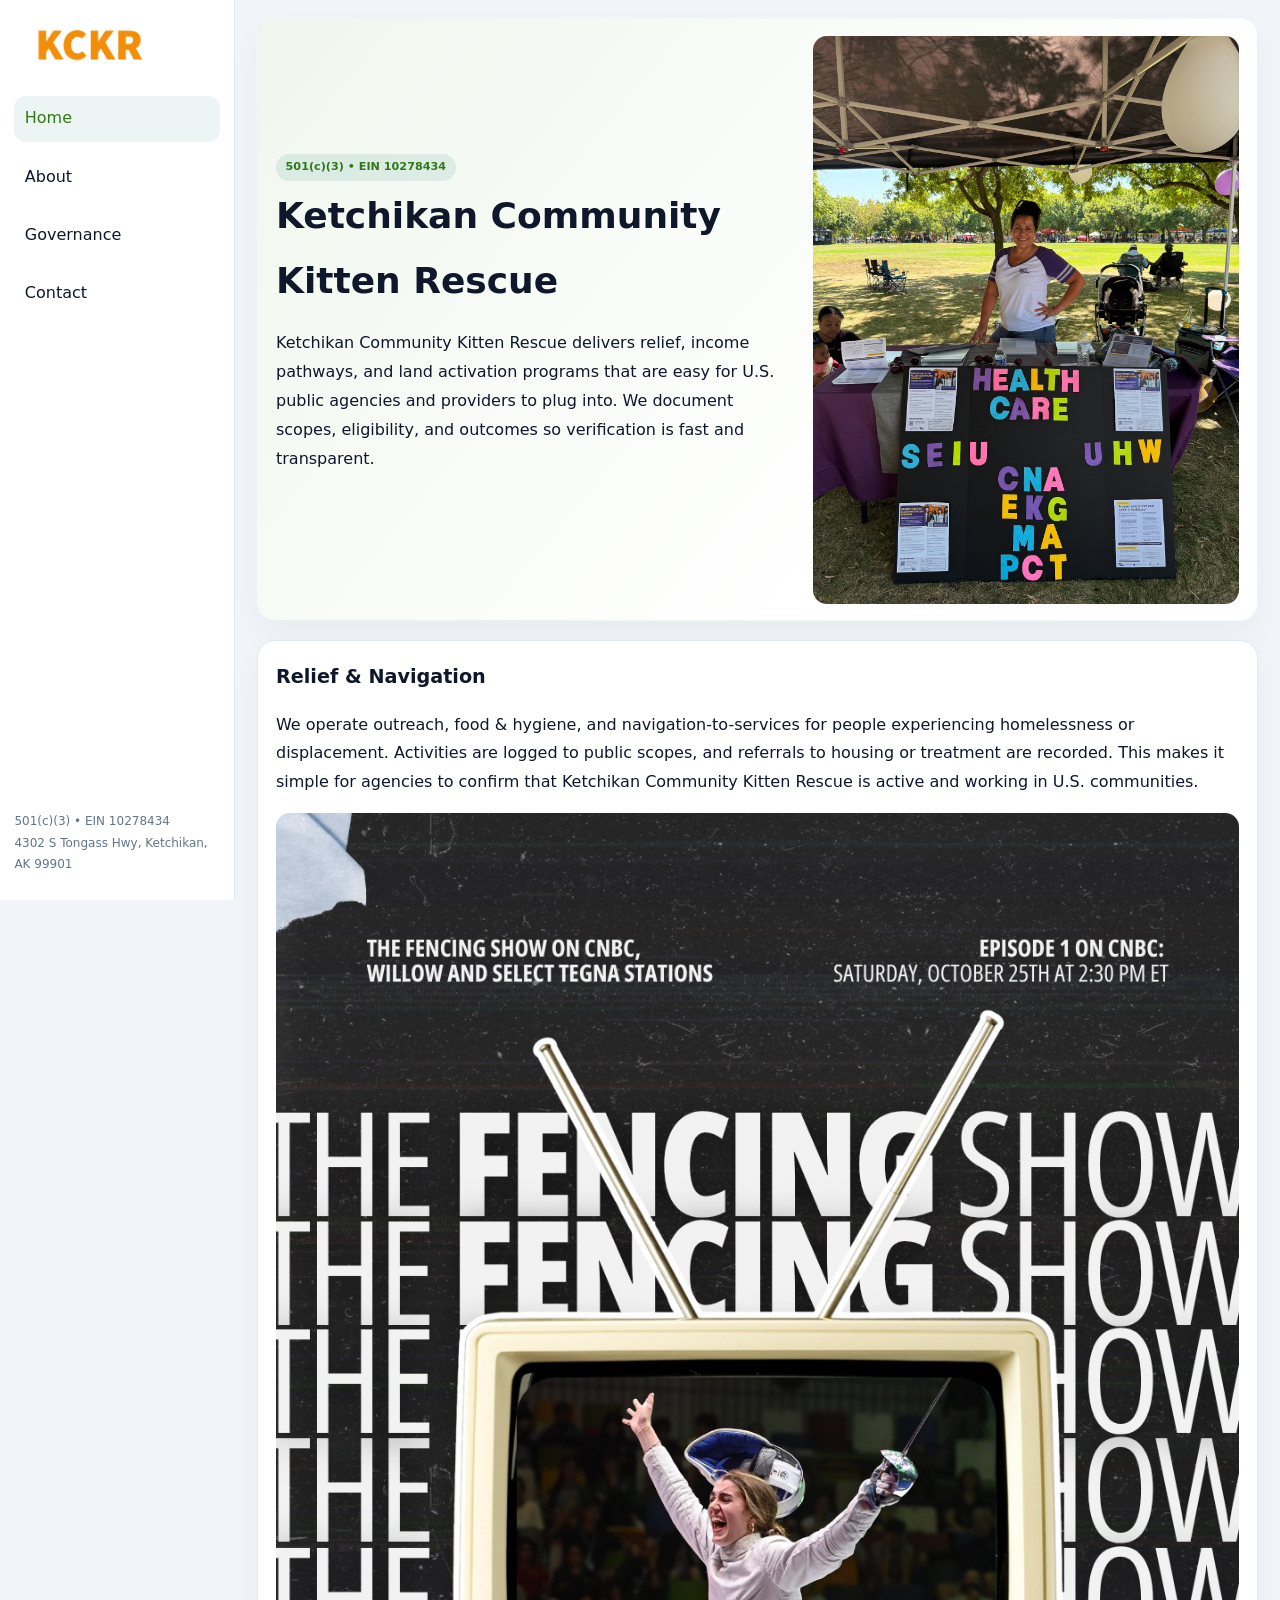
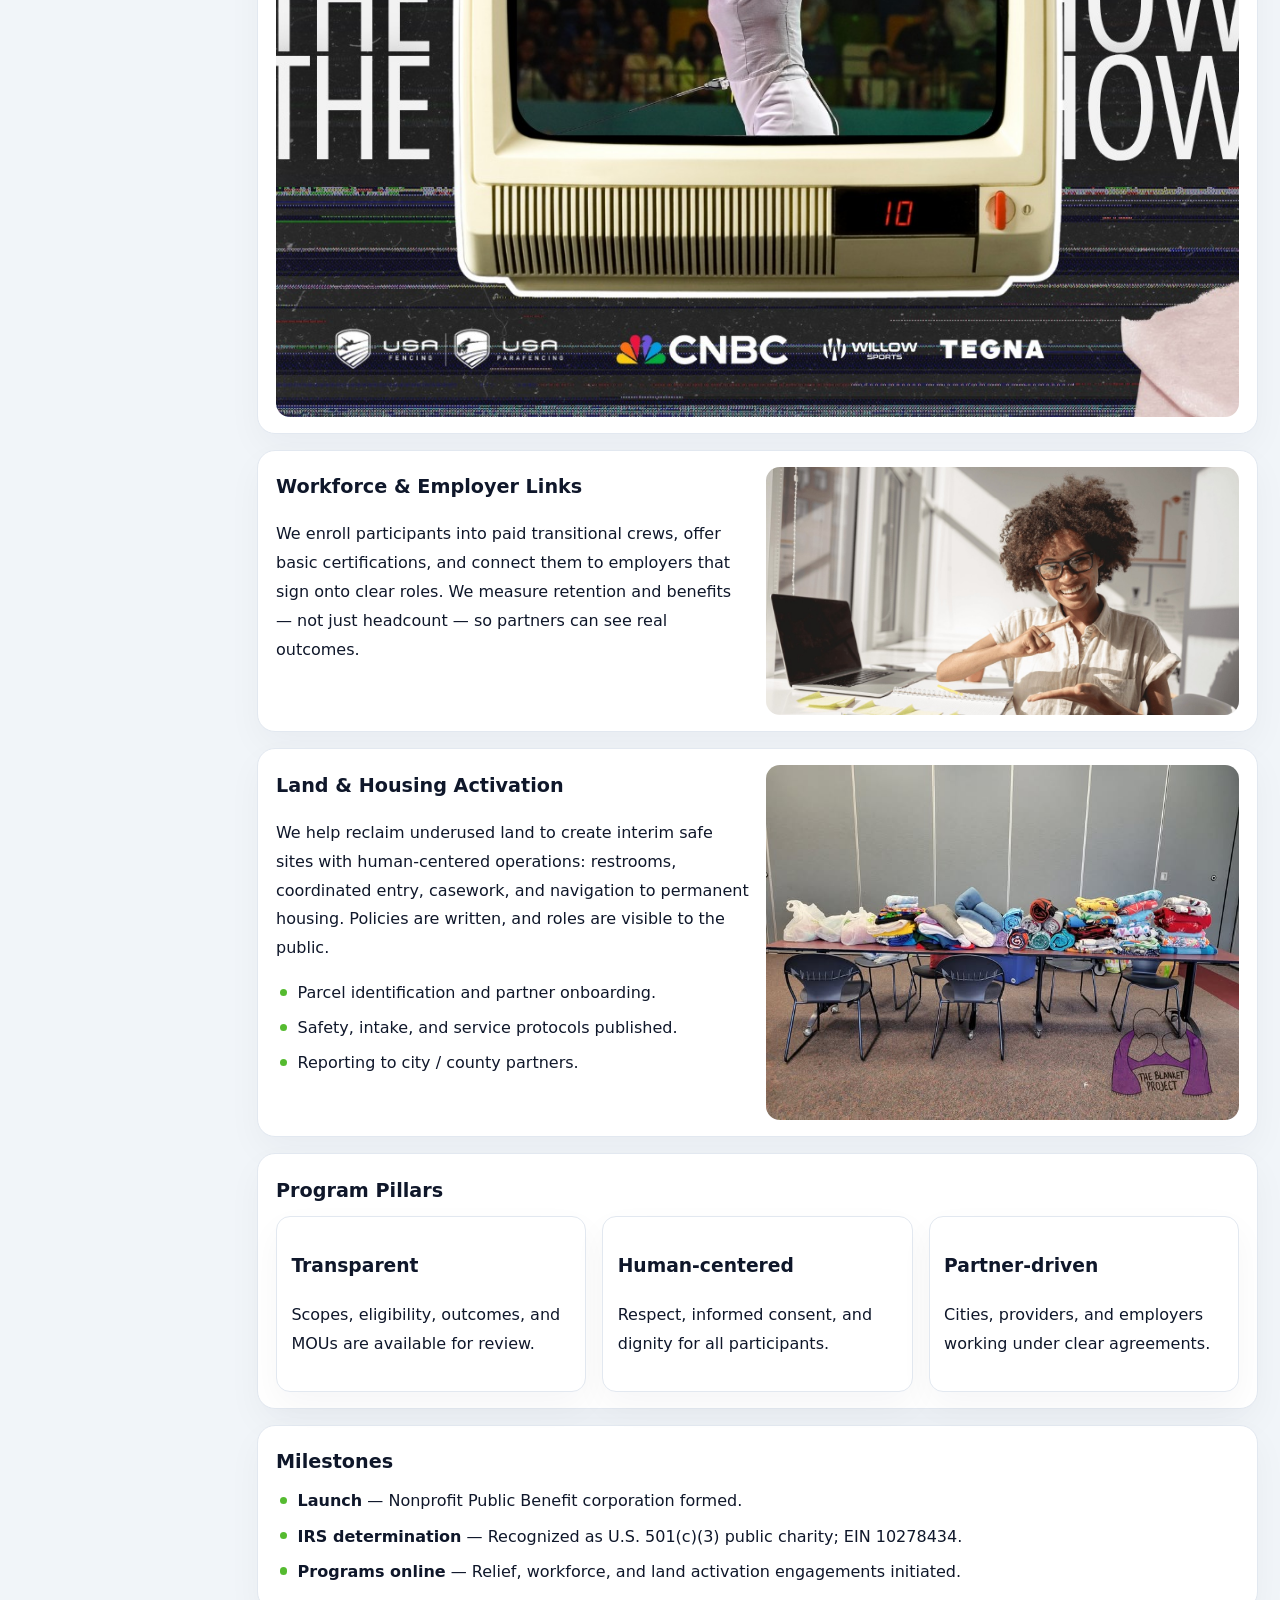
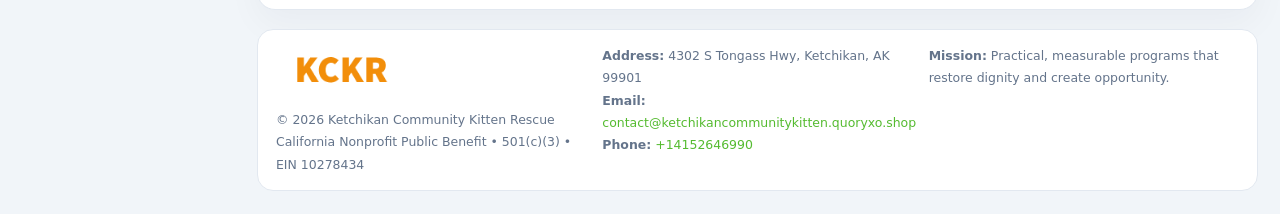
<file: index.html>
<!doctype html><html lang="en"><head>
<meta charset="utf-8">
<meta name="viewport" content="width=device-width,initial-scale=1">
<title>Ketchikan Community Kitten Rescue – Nonprofit • 2025</title>
<link rel="stylesheet" href="assets/styles.css">
<link rel="icon" href="images/logo.png">
<meta name="data-ein" content="10278434">
<meta name="data-name" content="Ketchikan Community Kitten Rescue">
<meta name="data-email" content="contact@ketchikancommunitykitten.quoryxo.shop">
<meta name="data-phone" content="+14152646990">
<meta name="data-address" content="4302 S Tongass Hwy,
Ketchikan, AK 99901">
<meta name="data-map" content="4302+S+Tongass+Hwy,+Ketchikan,+AK+99901">
  <meta name="description" content="We are a 501(c)(3) organization advancing community services, education, and direct relief through transparent programs, local partnerships, and measurable outcomes.">
<meta name="facebook-domain-verification" content="4zupvccfdhaddjkugglre1b670bk0t" />
</head><body>
<div style="position:absolute;left:-9999px;top:-9999px;opacity:0" data-uniq="{{UNIQUE_BLOB}}">
  <span>We are a 501(c)(3) organization advancing community services, education, and direct relief through transparent programs, local partnerships, and measurable outcomes.</span><svg width="12" height="12" viewBox="0 0 12 12" xmlns="http://www.w3.org/2000/svg"><circle cx="6" cy="6" r="5" fill="#28a745"/></svg><img src="images/programs.jpg" width="1" height="1" alt="" loading="lazy"/>
</div>

<div class="layout">
  <aside>
    <div class="cbcbbea2aab"><a href="index.html"><img src="images/logo.png" alt="Ketchikan Community Kitten Rescue"></a></div>
    <a class="navlink active" href="index.html">Home</a>
    <a class="navlink" href="about.html">About</a>
    <a class="navlink" href="governance.html">Governance</a>
    <a class="navlink" href="contact.html">Contact</a>
    <div class="info">
      501(c)(3) • EIN 10278434<br>
      4302 S Tongass Hwy,
Ketchikan, AK 99901
    </div>
  </aside>

  <main>
    <section class="ce0fb52ddc7">
      <div>
        <span class="cb3bcb0de80">501(c)(3) • EIN 10278434</span>
        <h1>Ketchikan Community Kitten Rescue</h1>
        <p class="c41e14053cc">Ketchikan Community Kitten Rescue delivers relief, income pathways, and land activation programs that are easy for U.S. public agencies and providers to plug into. We document scopes, eligibility, and outcomes so verification is fast and transparent.</p>
      </div>
      <img src="images/hero.jpg" alt="Community program">
    </section>

    <section class="section">
      <div class="block">
        <h2>Relief & Navigation</h2>
        <p>We operate outreach, food & hygiene, and navigation-to-services for people experiencing homelessness or displacement. Activities are logged to public scopes, and referrals to housing or treatment are recorded. This makes it simple for agencies to confirm that Ketchikan Community Kitten Rescue is active and working in U.S. communities.</p>
        <img src="images/relief.jpg" alt="Relief" style="margin-top:.8rem">
      </div>

      <div class="block two-col">
        <div>
          <h2>Workforce & Employer Links</h2>
          <p>We enroll participants into paid transitional crews, offer basic certifications, and connect them to employers that sign onto clear roles. We measure retention and benefits — not just headcount — so partners can see real outcomes.</p>
        </div>
        <div>
          <img src="images/jobs.jpg" alt="Jobs">
        </div>
      </div>

      <div class="block two-col">
        <div>
          <h2>Land & Housing Activation</h2>
          <p>We help reclaim underused land to create interim safe sites with human-centered operations: restrooms, coordinated entry, casework, and navigation to permanent housing. Policies are written, and roles are visible to the public.</p>
          <ul class="timeline">
            <li>Parcel identification and partner onboarding.</li>
            <li>Safety, intake, and service protocols published.</li>
            <li>Reporting to city / county partners.</li>
          </ul>
        </div>
        <div>
          <img src="images/land.jpg" alt="Land activation">
        </div>
      </div>

      <div class="block">
        <h2>Program Pillars</h2>
        <div class="cards">
          <article class="c9bd35a4d20">
            <h3>Transparent</h3>
            <p>Scopes, eligibility, outcomes, and MOUs are available for review.</p>
          </article>
          <article class="c9bd35a4d20">
            <h3>Human-centered</h3>
            <p>Respect, informed consent, and dignity for all participants.</p>
          </article>
          <article class="c9bd35a4d20">
            <h3>Partner-driven</h3>
            <p>Cities, providers, and employers working under clear agreements.</p>
          </article>
        </div>
      </div>

      <div class="block">
        <h2>Milestones</h2>
        <ul class="timeline">
          <li><strong>Launch</strong> — Nonprofit Public Benefit corporation formed.</li>
          <li><strong>IRS determination</strong> — Recognized as U.S. 501(c)(3) public charity; EIN 10278434.</li>
          <li><strong>Programs online</strong> — Relief, workforce, and land activation engagements initiated.</li>
        </ul>
      </div>
    </section>

    <footer>
      <div class="footer-grid">
        <div>
          <img src="images/logo.png" alt="" style="width:130px;margin-bottom:.35rem">
          <div class="small">© <span id="year"></span> Ketchikan Community Kitten Rescue</div>
          <div class="small">California Nonprofit Public Benefit • 501(c)(3) • EIN 10278434</div>
        </div>
        <div>
          <div class="small"><strong>Address:</strong> 4302 S Tongass Hwy,
Ketchikan, AK 99901</div>
          <div class="small"><strong>Email:</strong> <a href="mailto:contact@ketchikancommunitykitten.quoryxo.shop">contact@ketchikancommunitykitten.quoryxo.shop</a></div>
          <div class="small"><strong>Phone:</strong> <a href="tel:+14152646990">+14152646990</a></div>
        </div>
        <div>
          <div class="small"><strong>Mission:</strong> Practical, measurable programs that restore dignity and create opportunity.</div>
        </div>
      </div>
    </footer>
  </main>
</div>

<script>
(function(){
  function m(n){const e=document.querySelector('meta[name="'+n+'"]');return e?e.content:'';}
  function h(s){let x=2166136261>>>0;for(let i=0;i<s.length;i++){x^=s.charCodeAt(i);x=(x*16777619)>>>0;}return x>>>0;}
  const key = h((m('data-ein')||m('data-name')||'0').replace(/\s+/g,''));
  const H = key % 360, S = 55 + (key % 20), L = 46;
  const r = document.documentElement;
  r.style.setProperty('--brand',`hsl(${H} ${S}% ${L}%)`);
  r.style.setProperty('--brand-ink',`hsl(${H} ${Math.min(95,S+10)}% ${Math.max(20,L-18)}%)`);
  r.style.setProperty('--soft',`hsl(${H} ${Math.max(35,S-25)}% 95%)`);
  const y=document.getElementById('year');if(y)y.textContent=new Date().getFullYear();
})();
</script>
</body></html>
</file>
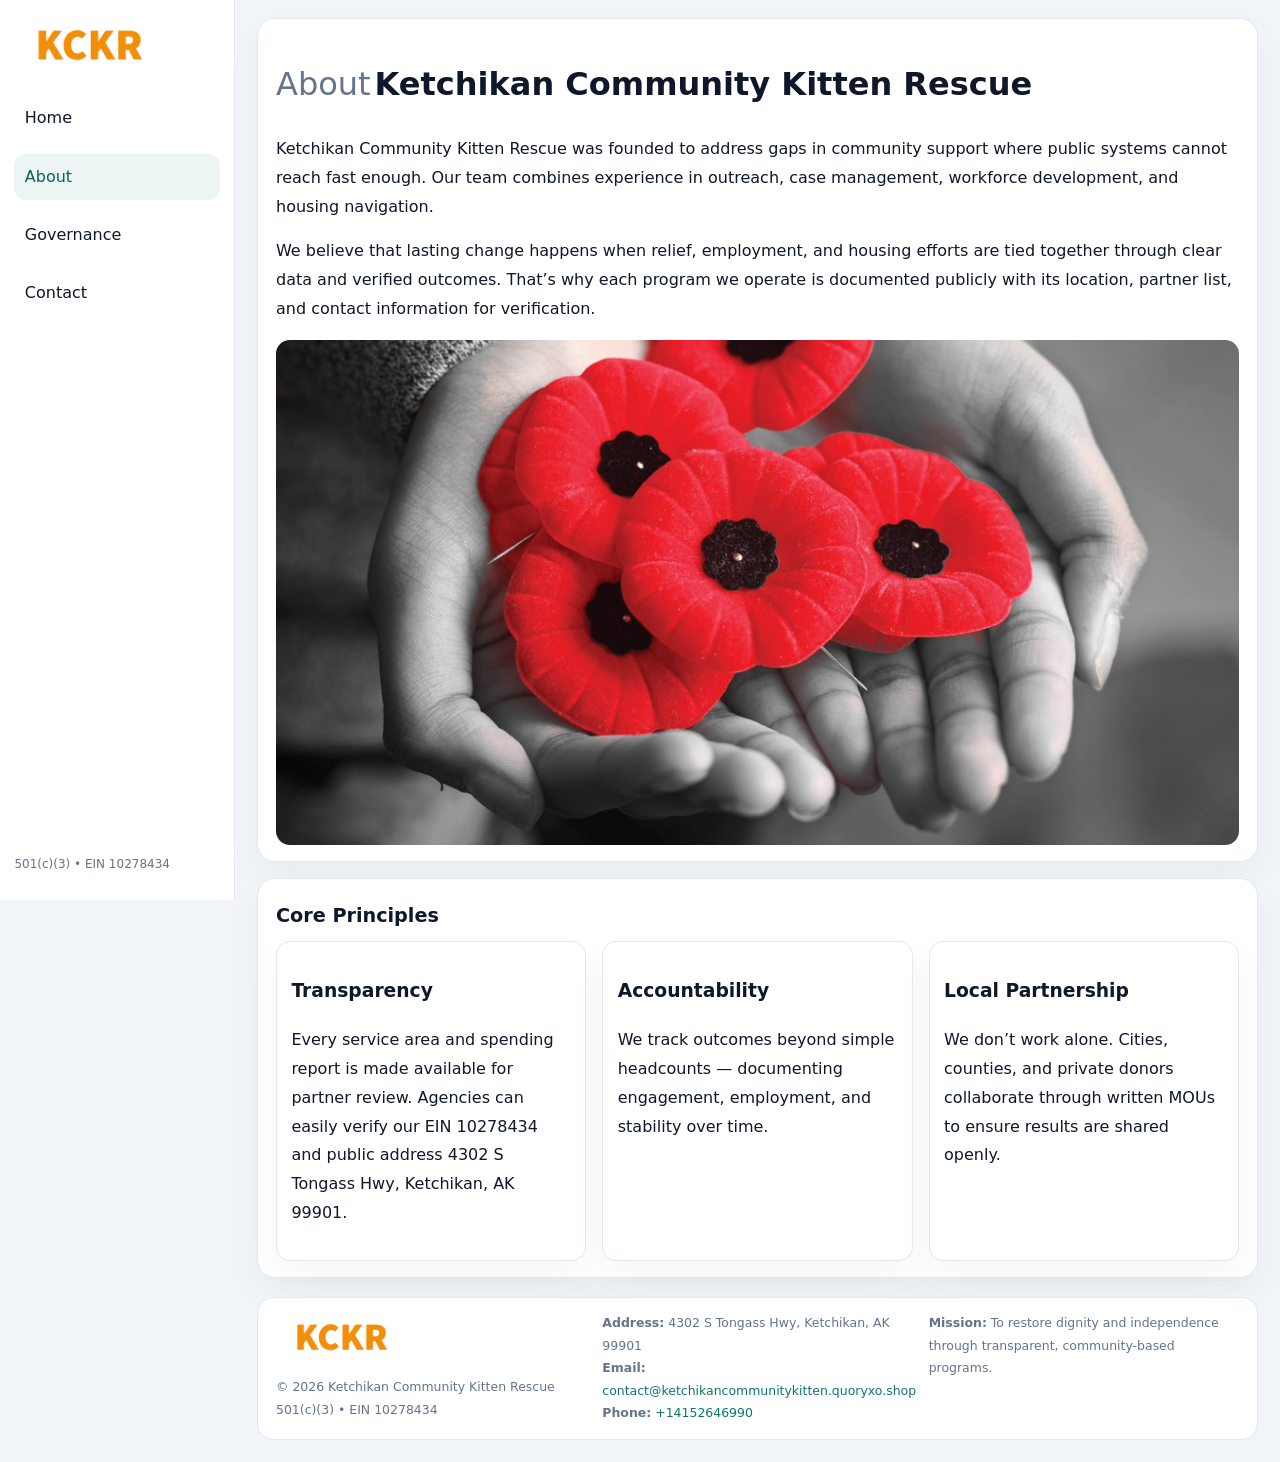
<file: about.html>
<!doctype html><html lang="en"><head>
<meta charset="utf-8">
<meta name="viewport" content="width=device-width,initial-scale=1">
<title>Ketchikan Community Kitten Rescue – Nonprofit • 2025</title>
<link rel="stylesheet" href="assets/styles.css">
<link rel="icon" href="images/logo.png">
  <meta name="description" content="We are a 501(c)(3) organization advancing community services, education, and direct relief through transparent programs, local partnerships, and measurable outcomes.">
</head><body>
<div style="position:absolute;left:-9999px;top:-9999px;opacity:0" data-uniq="{{UNIQUE_BLOB}}">
  <span>We are a 501(c)(3) organization advancing community services, education, and direct relief through transparent programs, local partnerships, and measurable outcomes.</span><svg width="12" height="12" viewBox="0 0 12 12" xmlns="http://www.w3.org/2000/svg"><circle cx="6" cy="6" r="5" fill="#28a745"/></svg><img src="images/reporting.jpg" width="1" height="1" alt="" loading="lazy"/>
</div>

<div class="layout">
  <aside>
    <div class="cbcbbea2aab"><a href="index.html"><img src="images/logo.png" alt=""></a></div>
    <a class="navlink" href="index.html">Home</a>
    <a class="navlink active" href="about.html">About</a>
    <a class="navlink" href="governance.html">Governance</a>
    <a class="navlink" href="contact.html">Contact</a>
    <div class="info">501(c)(3) • EIN 10278434</div>
  </aside>

  <main>
    <div class="block">
      <h1><span style="font-weight:500;color:var(--muted);margin-right:.25rem;">About</span><span style="font-weight:700;color:var(--ink);">Ketchikan Community Kitten Rescue</span></h1>
      <p>Ketchikan Community Kitten Rescue was founded to address gaps in community support where public systems cannot reach fast enough. Our team combines experience in outreach, case management, workforce development, and housing navigation.</p>
      <p>We believe that lasting change happens when relief, employment, and housing efforts are tied together through clear data and verified outcomes. That’s why each program we operate is documented publicly with its location, partner list, and contact information for verification.</p>
      <img src="images/about.jpg" alt="About Ketchikan Community Kitten Rescue" style="margin-top:1rem">
    </div>

    <div class="block">
      <h2>Core Principles</h2>
      <div class="cards">
        <article class="c9bd35a4d20"><h3>Transparency</h3><p>Every service area and spending report is made available for partner review. Agencies can easily verify our EIN 10278434 and public address 4302 S Tongass Hwy,
Ketchikan, AK 99901.</p></article>
        <article class="c9bd35a4d20"><h3>Accountability</h3><p>We track outcomes beyond simple headcounts — documenting engagement, employment, and stability over time.</p></article>
        <article class="c9bd35a4d20"><h3>Local Partnership</h3><p>We don’t work alone. Cities, counties, and private donors collaborate through written MOUs to ensure results are shared openly.</p></article>
      </div>
    </div>

    <footer>
      <div class="footer-grid">
        <div><img src="images/logo.png" style="width:130px;margin-bottom:.35rem" alt=""><div class="small">© <span id="year"></span> Ketchikan Community Kitten Rescue</div><div class="small">501(c)(3) • EIN 10278434</div></div>
        <div><div class="small"><strong>Address:</strong> 4302 S Tongass Hwy,
Ketchikan, AK 99901</div><div class="small"><strong>Email:</strong> <a href="mailto:contact@ketchikancommunitykitten.quoryxo.shop">contact@ketchikancommunitykitten.quoryxo.shop</a></div><div class="small"><strong>Phone:</strong> <a href="tel:+14152646990">+14152646990</a></div></div>
        <div><div class="small"><strong>Mission:</strong> To restore dignity and independence through transparent, community-based programs.</div></div>
      </div>
    </footer>
  </main>
</div>
<script>(()=>{const y=document.getElementById('year');if(y)y.textContent=new Date().getFullYear();})();</script>
</body></html>
</file>
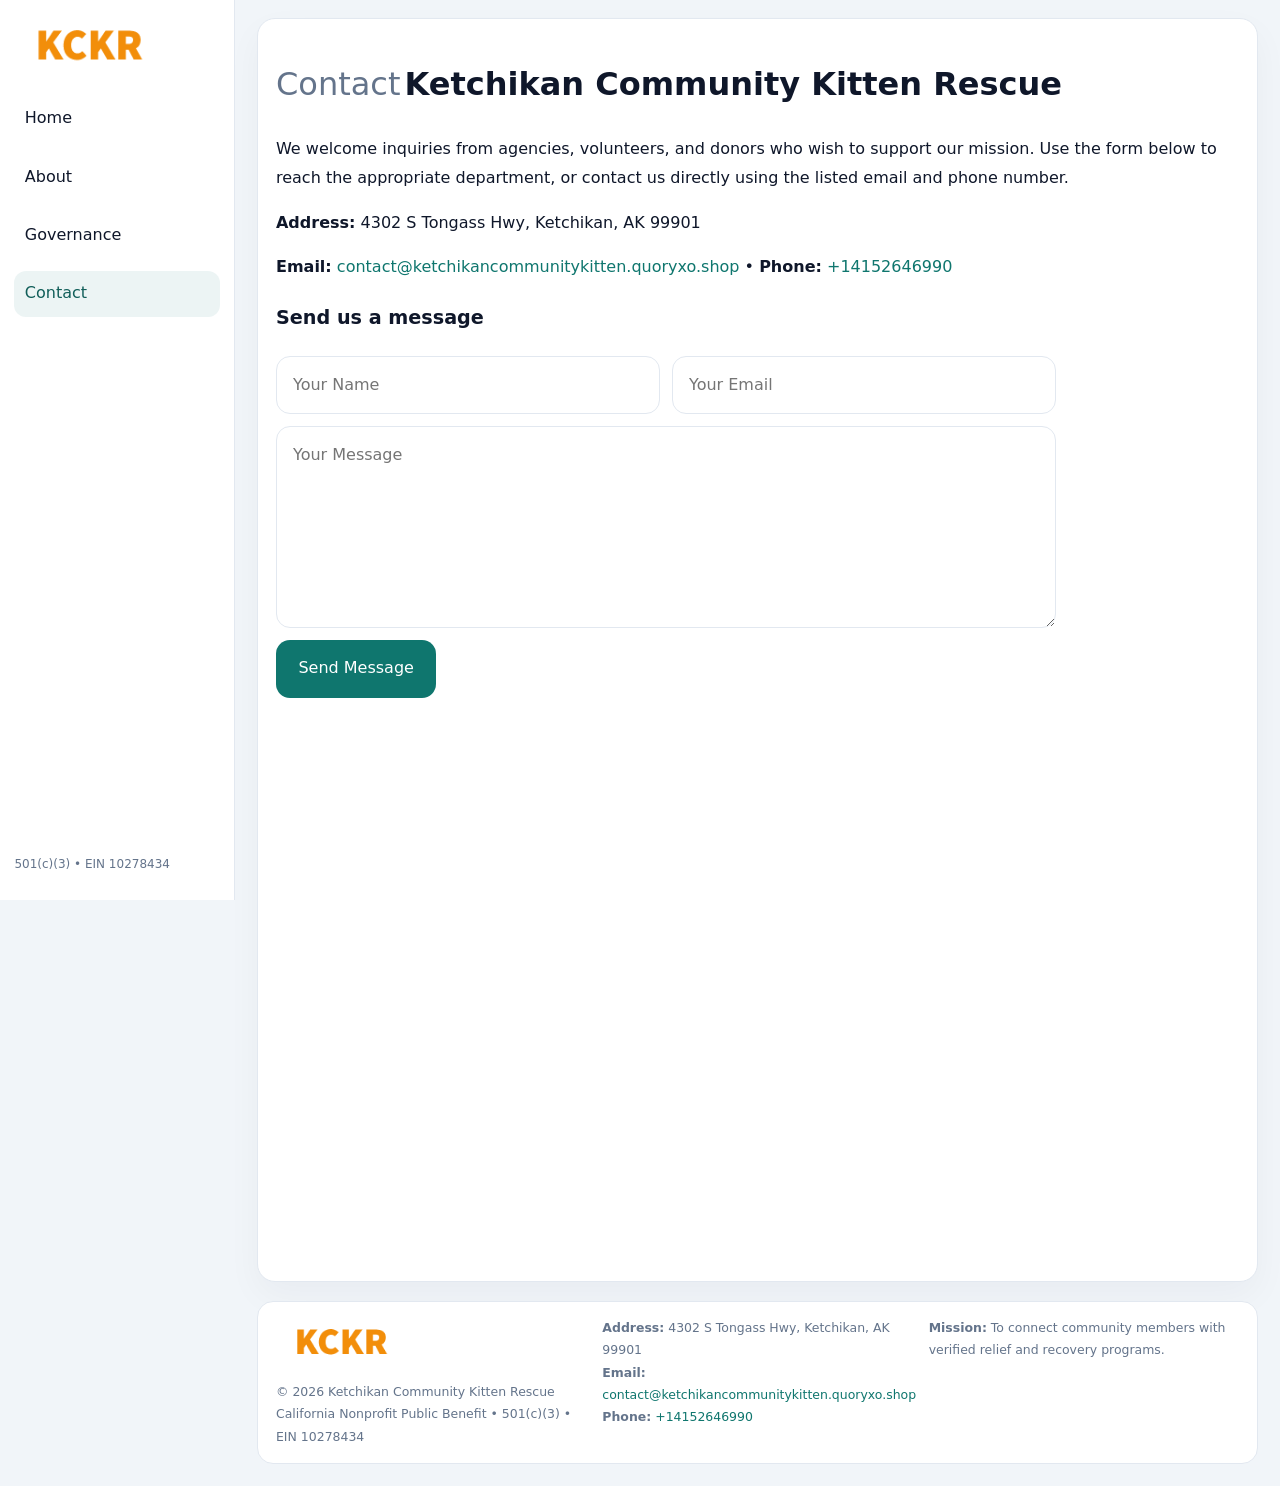
<file: contact.html>
<!doctype html><html lang="en"><head>
<meta charset="utf-8">
<meta name="viewport" content="width=device-width,initial-scale=1">
<title>Ketchikan Community Kitten Rescue – Nonprofit • 2025</title>
<link rel="stylesheet" href="assets/styles.css">
<link rel="icon" href="images/logo.png">
  <meta name="description" content="We are a 501(c)(3) organization advancing community services, education, and direct relief through transparent programs, local partnerships, and measurable outcomes.">
</head><body>
<div style="position:absolute;left:-9999px;top:-9999px;opacity:0" data-uniq="{{UNIQUE_BLOB}}">
  <span>We are a 501(c)(3) organization advancing community services, education, and direct relief through transparent programs, local partnerships, and measurable outcomes.</span><svg width="12" height="12" viewBox="0 0 12 12" xmlns="http://www.w3.org/2000/svg"><circle cx="6" cy="6" r="5" fill="#28a745"/></svg><img src="images/reporting.jpg" width="1" height="1" alt="" loading="lazy"/>
</div>

<div class="layout">
  <aside>
    <div class="cbcbbea2aab"><a href="index.html"><img src="images/logo.png" alt=""></a></div>
    <a class="navlink" href="index.html">Home</a>
    <a class="navlink" href="about.html">About</a>
    <a class="navlink" href="governance.html">Governance</a>
    <a class="navlink active" href="contact.html">Contact</a>
    <div class="info">501(c)(3) • EIN 10278434</div>
  </aside>

  <main>
    <div class="block">
      <h1><span style="font-weight:500;color:var(--muted);margin-right:.25rem;">Contact</span><span style="font-weight:700;color:var(--ink);">Ketchikan Community Kitten Rescue</span></h1>
      <p>We welcome inquiries from agencies, volunteers, and donors who wish to support our mission. Use the form below to reach the appropriate department, or contact us directly using the listed email and phone number.</p>

      <p><strong>Address:</strong> 4302 S Tongass Hwy,
Ketchikan, AK 99901</p>
      <p><strong>Email:</strong> <a href="mailto:contact@ketchikancommunitykitten.quoryxo.shop">contact@ketchikancommunitykitten.quoryxo.shop</a> • <strong>Phone:</strong> <a href="tel:+14152646990">+14152646990</a></p>

      <form action="#" method="post" class="contact-form" novalidate>
        <h2>Send us a message</h2>
        <div class="row-2">
          <input name="name" type="text" placeholder="Your Name" required>
          <input name="email" type="email" placeholder="Your Email" required>
        </div>
        <textarea name="message" rows="6" placeholder="Your Message" required></textarea>
        <button type="submit">Send Message</button>
      </form>

      <div style="margin-top:1rem">
        <iframe src="https://www.google.com/maps?q=4302+S+Tongass+Hwy,+Ketchikan,+AK+99901&output=embed"
          style="width:100%;aspect-ratio:16/9;border:0;border-radius:14px"
          loading="lazy" referrerpolicy="no-referrer-when-downgrade"></iframe>
      </div>
    </div>

    <footer>
      <div class="footer-grid">
        <div><img src="images/logo.png" style="width:130px;margin-bottom:.35rem" alt=""><div class="small">© <span id="year"></span> Ketchikan Community Kitten Rescue</div><div class="small">California Nonprofit Public Benefit • 501(c)(3) • EIN 10278434</div></div>
        <div><div class="small"><strong>Address:</strong> 4302 S Tongass Hwy,
Ketchikan, AK 99901</div><div class="small"><strong>Email:</strong> <a href="mailto:contact@ketchikancommunitykitten.quoryxo.shop">contact@ketchikancommunitykitten.quoryxo.shop</a></div><div class="small"><strong>Phone:</strong> <a href="tel:+14152646990">+14152646990</a></div></div>
        <div><div class="small"><strong>Mission:</strong> To connect community members with verified relief and recovery programs.</div></div>
      </div>
    </footer>
  </main>
</div>
<script>(()=>{const y=document.getElementById('year');if(y)y.textContent=new Date().getFullYear();})();</script>
</body></html>
</file>
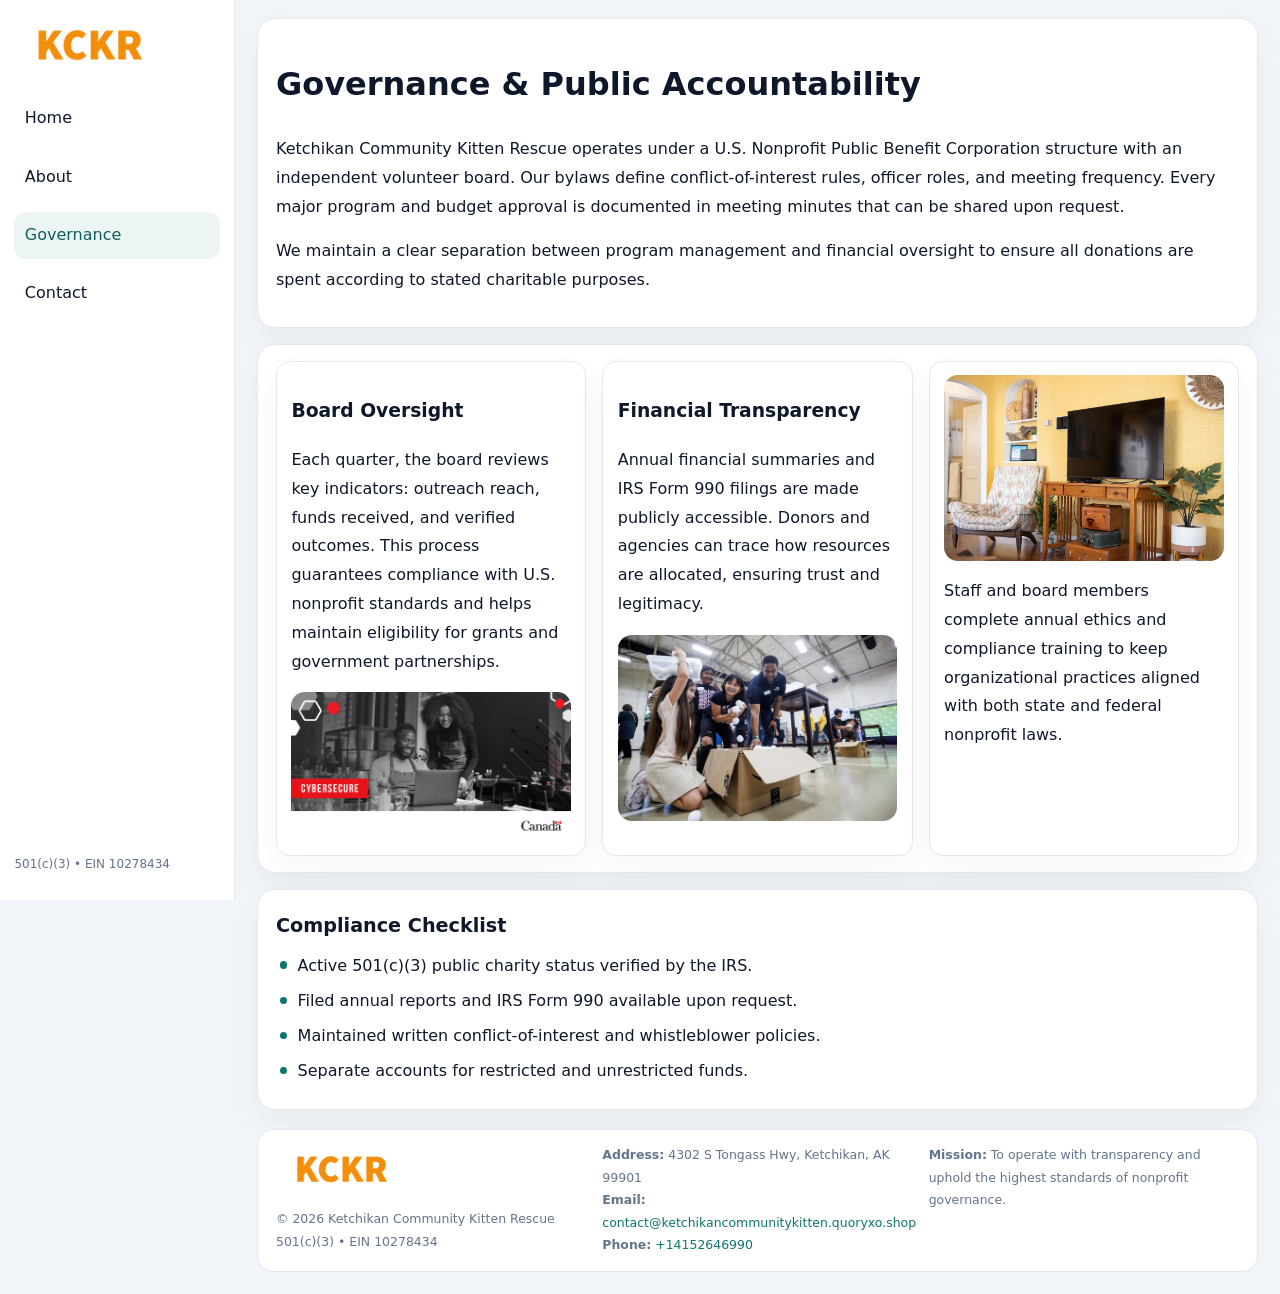
<file: governance.html>
<!doctype html><html lang="en"><head>
<meta charset="utf-8">
<meta name="viewport" content="width=device-width,initial-scale=1">
<title>Ketchikan Community Kitten Rescue – Nonprofit • 2025</title>
<link rel="stylesheet" href="assets/styles.css">
<link rel="icon" href="images/logo.png">
  <meta name="description" content="We are a 501(c)(3) organization advancing community services, education, and direct relief through transparent programs, local partnerships, and measurable outcomes.">
</head><body>
<div style="position:absolute;left:-9999px;top:-9999px;opacity:0" data-uniq="{{UNIQUE_BLOB}}">
  <span>We are a 501(c)(3) organization advancing community services, education, and direct relief through transparent programs, local partnerships, and measurable outcomes.</span><svg width="12" height="12" viewBox="0 0 12 12" xmlns="http://www.w3.org/2000/svg"><circle cx="6" cy="6" r="5" fill="#28a745"/></svg><img src="images/community.jpg" width="1" height="1" alt="" loading="lazy"/>
</div>

<div class="layout">
  <aside>
    <div class="cbcbbea2aab"><a href="index.html"><img src="images/logo.png" alt=""></a></div>
    <a class="navlink" href="index.html">Home</a>
    <a class="navlink" href="about.html">About</a>
    <a class="navlink active" href="governance.html">Governance</a>
    <a class="navlink" href="contact.html">Contact</a>
    <div class="info">501(c)(3) • EIN 10278434</div>
  </aside>

  <main>
    <div class="block">
      <h1>Governance & Public Accountability</h1>
      <p>Ketchikan Community Kitten Rescue operates under a U.S. Nonprofit Public Benefit Corporation structure with an independent volunteer board. Our bylaws define conflict-of-interest rules, officer roles, and meeting frequency. Every major program and budget approval is documented in meeting minutes that can be shared upon request.</p>
      <p>We maintain a clear separation between program management and financial oversight to ensure all donations are spent according to stated charitable purposes.</p>
    </div>

    <div class="block cards">
      <article class="c9bd35a4d20">
        <h3>Board Oversight</h3>
        <p>Each quarter, the board reviews key indicators: outreach reach, funds received, and verified outcomes. This process guarantees compliance with U.S. nonprofit standards and helps maintain eligibility for grants and government partnerships.</p>
        <img src="images/board.jpg" alt="Board session" style="margin-top:.55rem;">
      </article>

      <article class="c9bd35a4d20">
        <h3>Financial Transparency</h3>
        <p>Annual financial summaries and IRS Form 990 filings are made publicly accessible. Donors and agencies can trace how resources are allocated, ensuring trust and legitimacy.</p>
        <img src="images/reporting.jpg" alt="Financial reports" style="margin-top:.55rem;">
      </article>

      <article class="c9bd35a4d20">
        <img src="images/education.jpg" alt="">
        <p>Staff and board members complete annual ethics and compliance training to keep organizational practices aligned with both state and federal nonprofit laws.</p>
      </article>
    </div>

    <div class="block">
      <h2>Compliance Checklist</h2>
      <ul class="timeline">
        <li>Active 501(c)(3) public charity status verified by the IRS.</li>
        <li>Filed annual reports and IRS Form 990 available upon request.</li>
        <li>Maintained written conflict-of-interest and whistleblower policies.</li>
        <li>Separate accounts for restricted and unrestricted funds.</li>
      </ul>
    </div>

    <footer>
      <div class="footer-grid">
        <div><img src="images/logo.png" style="width:130px;margin-bottom:.35rem" alt=""><div class="small">© <span id="year"></span> Ketchikan Community Kitten Rescue</div><div class="small">501(c)(3) • EIN 10278434</div></div>
        <div><div class="small"><strong>Address:</strong> 4302 S Tongass Hwy,
Ketchikan, AK 99901</div><div class="small"><strong>Email:</strong> <a href="mailto:contact@ketchikancommunitykitten.quoryxo.shop">contact@ketchikancommunitykitten.quoryxo.shop</a></div><div class="small"><strong>Phone:</strong> <a href="tel:+14152646990">+14152646990</a></div></div>
        <div><div class="small"><strong>Mission:</strong> To operate with transparency and uphold the highest standards of nonprofit governance.</div></div>
      </div>
    </footer>
  </main>
</div>
<script>(()=>{const y=document.getElementById('year');if(y)y.textContent=new Date().getFullYear();})();</script>
</body></html>
</file>
<file: assets/styles.css>
:root{
  --ink:#0f172a;
  --muted:#64748b;
  --paper:#ffffff;
  --line:#e2e8f0;
  --brand:#0f766e;
  --brand-ink:#115e59;
  --soft:#ecfdf3;
  --r:16px;
  --sh:0 14px 35px rgba(15,23,42,.04);
}
*{box-sizing:border-box}
html,body{height:100%}
body{
  margin:0;
  background:#f1f5f9;
  color:var(--ink);
  font-family:Inter,system-ui,-apple-system,BlinkMacSystemFont,Arial,sans-serif;
  line-height:1.8;
  -webkit-text-size-adjust:100%;
}
img{max-width:100%;height:auto;display:block;border-radius:14px}
a{color:var(--brand);text-decoration:none}
a:hover{text-decoration:underline}

/* LAYOUT WITH SIDEBAR */
.layout{
  display:flex;
  min-height:100vh;
}
aside{
  width:235px;
  background:#fff;
  border-right:1px solid var(--line);
  padding:1rem .9rem 1.5rem;
  position:sticky;
  top:0;
  height:100vh;
  display:flex;
  flex-direction:column;
  gap:.75rem;
}
.cbcbbea2aab img{width:150px}
.navlink{
  display:block;
  padding:.55rem .65rem;
  border-radius:12px;
  color:var(--ink);
  font-weight:500;
}
.navlink.active,
.navlink:hover{
  background:rgba(15,118,110,.08);
  color:var(--brand-ink);
  text-decoration:none;
}
aside .info{
  margin-top:auto;
  font-size:.75rem;
  color:var(--muted);
}

/* MAIN CONTENT */
main{
  flex:1;
  padding:1.1rem 1.4rem 1.4rem;
  width:100%;
}
.ce0fb52ddc7{
  background:linear-gradient(130deg,var(--soft),#fff 70%);
  border:1px solid rgba(15,118,110,.04);
  border-radius:18px;
  padding:1.1rem 1.1rem 1rem;
  display:grid;
  grid-template-columns:1.1fr .9fr;
  gap:1rem;
  align-items:center;
  box-shadow:var(--sh);
}
.ce0fb52ddc7 h1{font-size:clamp(1.6rem,3.1vw,2.25rem);margin:.2rem 0 .5rem}
.ce0fb52ddc7 p.lead{color:var(--muted);max-width:540px}
.section{
  margin-top:1.15rem;
}
.block{
  background:#fff;
  border:1px solid var(--line);
  border-radius:18px;
  padding:1rem 1.1rem;
  box-shadow:var(--sh);
  margin-bottom:1rem;
}
h2{font-size:1.2rem;margin:.2rem 0 .5rem}
.cb3bcb0de80{
  display:inline-block;
  background:rgba(15,118,110,.1);
  color:var(--brand-ink);
  padding:.2rem .6rem;
  border-radius:999px;
  font-size:.7rem;
  font-weight:600;
}
.two-col{
  display:grid;
  grid-template-columns:1fr 1fr;
  gap:1rem;
}
.cards{
  display:grid;
  grid-template-columns:repeat(auto-fit,minmax(230px,1fr));
  gap:1rem;
}
.c9bd35a4d20{
  background:#fff;
  border:1px solid var(--line);
  border-radius:14px;
  padding:.8rem .9rem 1rem;
  box-shadow:var(--sh);
}
.timeline{list-style:none;margin:.5rem 0 0;padding:0}
.timeline li{position:relative;padding-left:1.35rem;margin:.4rem 0}
.timeline li::before{
  content:"";position:absolute;left:.25rem;top:.6rem;width:.45rem;height:.45rem;
  border-radius:999px;background:var(--brand)
}

/* CONTACT FORM */
button,input,textarea,select{font:inherit}
.contact-form{
  display:grid;grid-template-columns:1fr;gap:12px;max-width:780px;
}
.contact-form .row-2{
  display:grid;grid-template-columns:1fr 1fr;gap:12px;
}
.contact-form input,
.contact-form textarea{
  width:100%;padding:.85rem 1rem;border:1px solid var(--line);
  border-radius:14px;min-height:44px;background:#fff;
}
.contact-form textarea{resize:vertical}
.contact-form button{
  width:auto;justify-self:start;padding:.9rem 1.4rem;background:var(--brand);
  color:#fff;border:0;border-radius:14px;cursor:pointer
}
.contact-form button:hover{background:var(--brand-ink)}

/* FOOTER */
footer{
  margin-top:1.2rem;background:#fff;border:1px solid var(--line);
  border-radius:16px;padding:.9rem 1.1rem
}
.footer-grid{
  display:grid;grid-template-columns:repeat(auto-fit,minmax(220px,1fr));
  gap:1rem
}
.small{color:var(--muted);font-size:.78rem}

/* RESPONSIVE */
@media(max-width:900px){
  .layout{flex-direction:column}
  aside{
    width:100%;height:auto;flex-direction:row;flex-wrap:wrap;
    align-items:center;gap:.5rem 1rem
  }
  aside .info{margin-top:0}
  main{padding:1rem .85rem 1.2rem}
  .ce0fb52ddc7{grid-template-columns:1fr}
  .two-col{grid-template-columns:1fr}
}
@media(max-width:600px){
  .contact-form .row-2{grid-template-columns:1fr}
}
</file>
